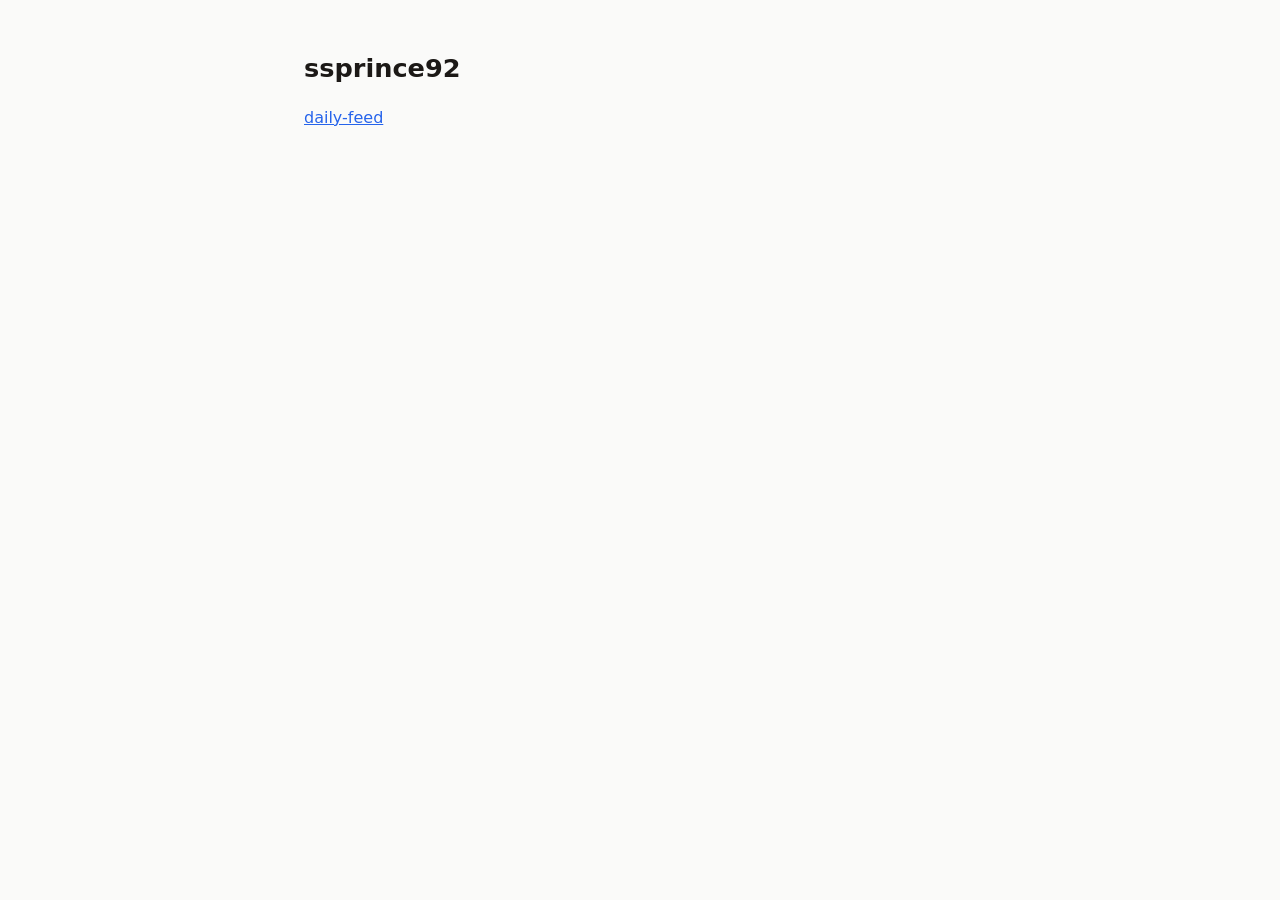
<file: index.html>
<!doctype html>
<html lang="en"><head><meta charset="utf-8"><meta name="viewport" content="width=device-width, initial-scale=1"><title>ssprince92</title>
<link rel="stylesheet" href="daily-feed/style.css"></head>
<body><h1>ssprince92</h1><p><a href="daily-feed/">daily-feed</a></p></body></html>
</file>
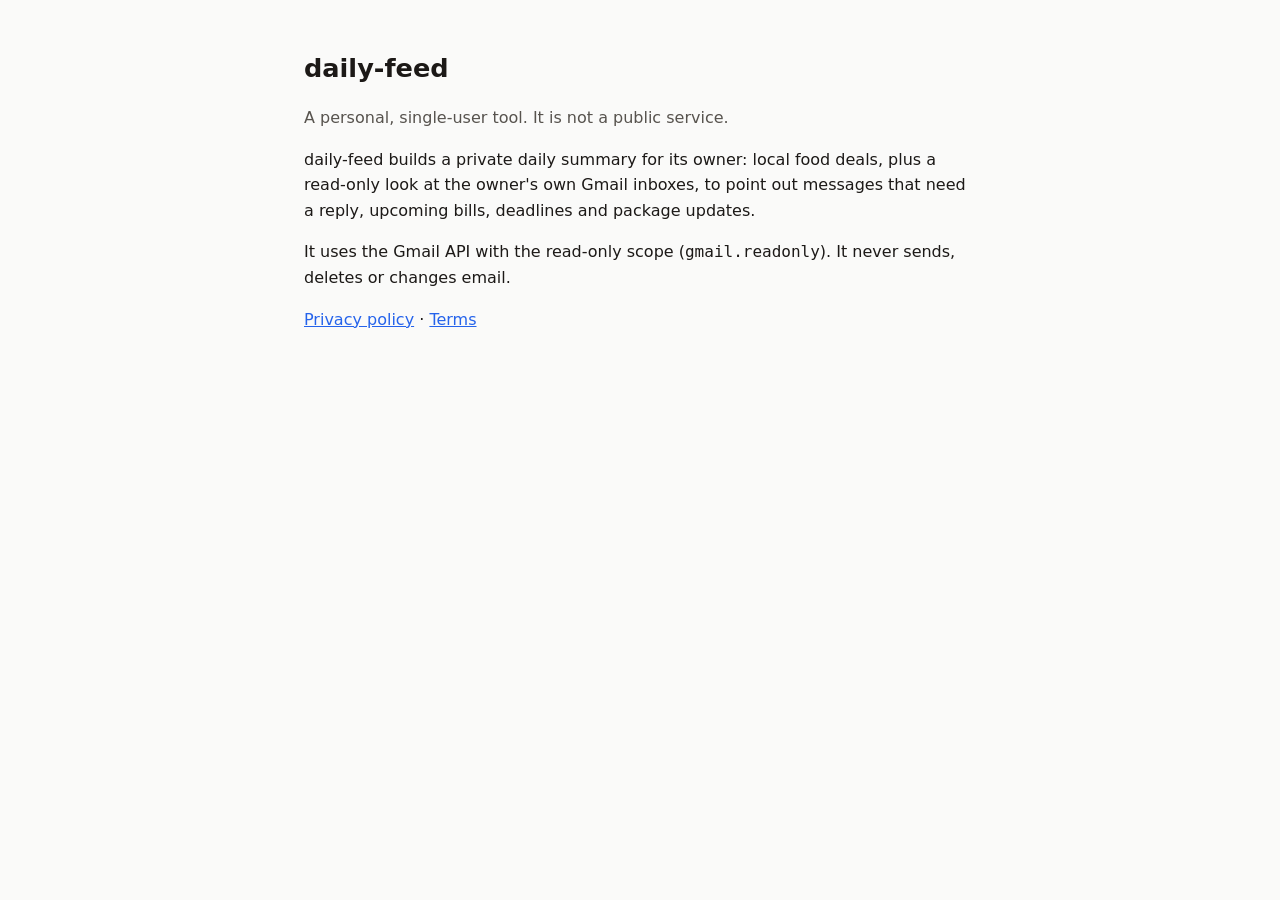
<file: daily-feed/index.html>
<!doctype html>
<html lang="en">
<head>
<meta charset="utf-8"><meta name="viewport" content="width=device-width, initial-scale=1">
<title>daily-feed</title>
<link rel="stylesheet" href="style.css">
</head>
<body>
<h1>daily-feed</h1>
<p class="sub">A personal, single-user tool. It is not a public service.</p>
<p>daily-feed builds a private daily summary for its owner: local food deals, plus a read-only look at the owner's own Gmail inboxes, to point out messages that need a reply, upcoming bills, deadlines and package updates.</p>
<p>It uses the Gmail API with the read-only scope (<code>gmail.readonly</code>). It never sends, deletes or changes email.</p>
<p><a href="privacy.html">Privacy policy</a> · <a href="terms.html">Terms</a></p>
</body>
</html>
</file>
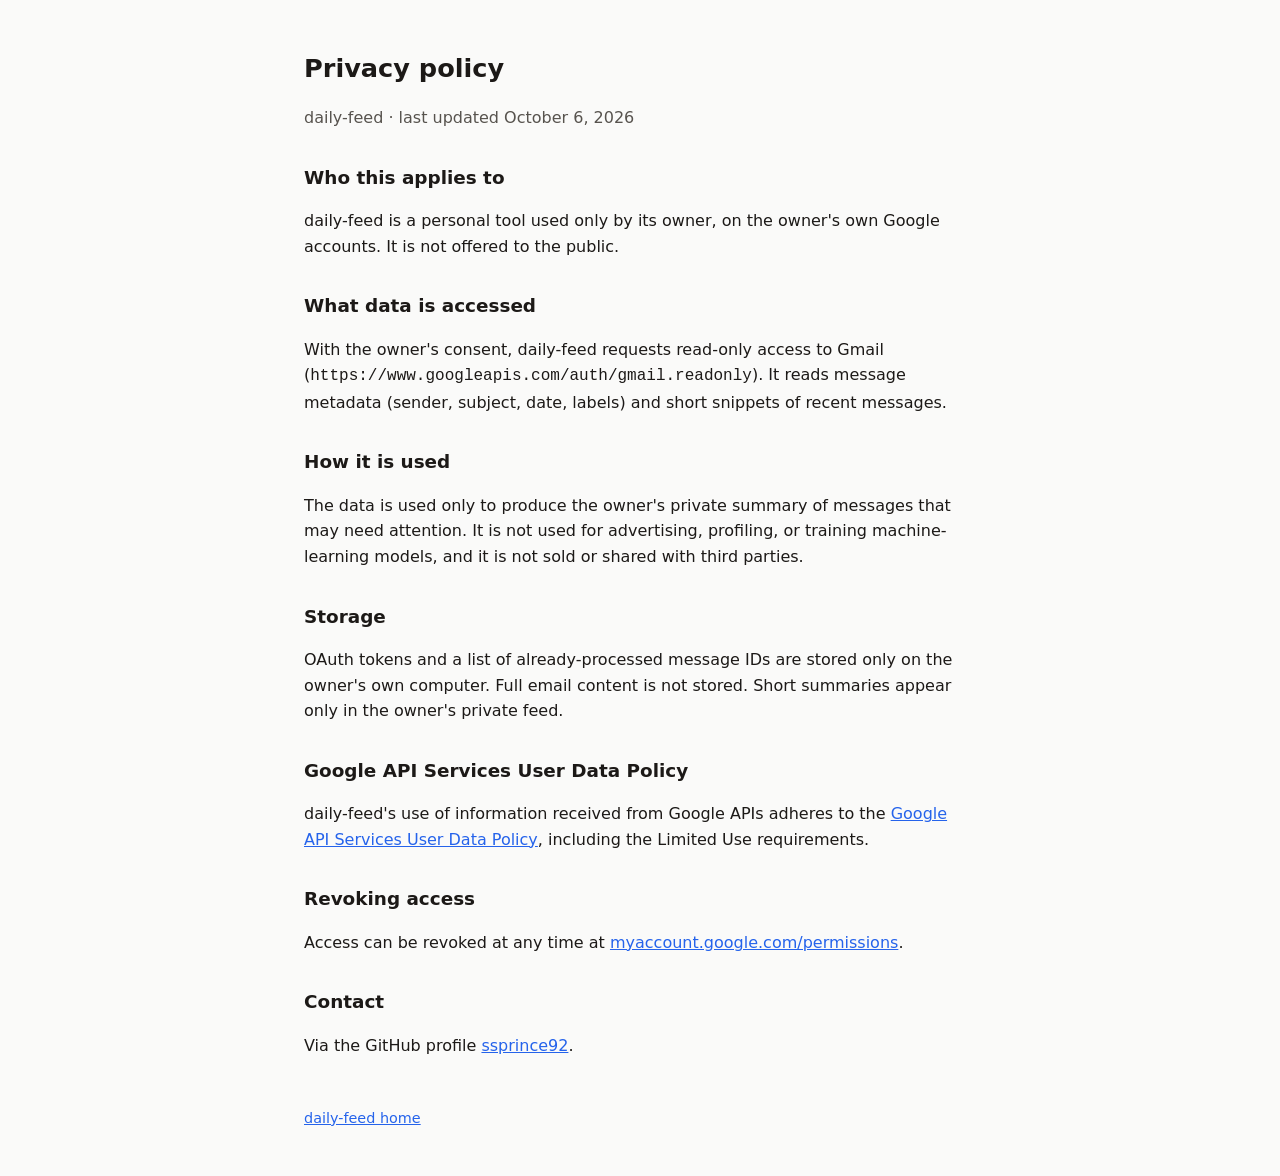
<file: daily-feed/privacy.html>
<!doctype html>
<html lang="en">
<head>
<meta charset="utf-8"><meta name="viewport" content="width=device-width, initial-scale=1">
<title>daily-feed privacy</title>
<link rel="stylesheet" href="style.css">
</head>
<body>
<h1>Privacy policy</h1>
<p class="sub">daily-feed · last updated October 6, 2026</p>

<h2>Who this applies to</h2>
<p>daily-feed is a personal tool used only by its owner, on the owner's own Google accounts. It is not offered to the public.</p>

<h2>What data is accessed</h2>
<p>With the owner's consent, daily-feed requests read-only access to Gmail (<code>https://www.googleapis.com/auth/gmail.readonly</code>). It reads message metadata (sender, subject, date, labels) and short snippets of recent messages.</p>

<h2>How it is used</h2>
<p>The data is used only to produce the owner's private summary of messages that may need attention. It is not used for advertising, profiling, or training machine-learning models, and it is not sold or shared with third parties.</p>

<h2>Storage</h2>
<p>OAuth tokens and a list of already-processed message IDs are stored only on the owner's own computer. Full email content is not stored. Short summaries appear only in the owner's private feed.</p>

<h2>Google API Services User Data Policy</h2>
<p>daily-feed's use of information received from Google APIs adheres to the <a href="https://developers.google.com/terms/api-services-user-data-policy">Google API Services User Data Policy</a>, including the Limited Use requirements.</p>

<h2>Revoking access</h2>
<p>Access can be revoked at any time at <a href="https://myaccount.google.com/permissions">myaccount.google.com/permissions</a>.</p>

<h2>Contact</h2>
<p>Via the GitHub profile <a href="https://github.com/ssprince92">ssprince92</a>.</p>
<footer><a href="index.html">daily-feed home</a></footer>
</body>
</html>
</file>
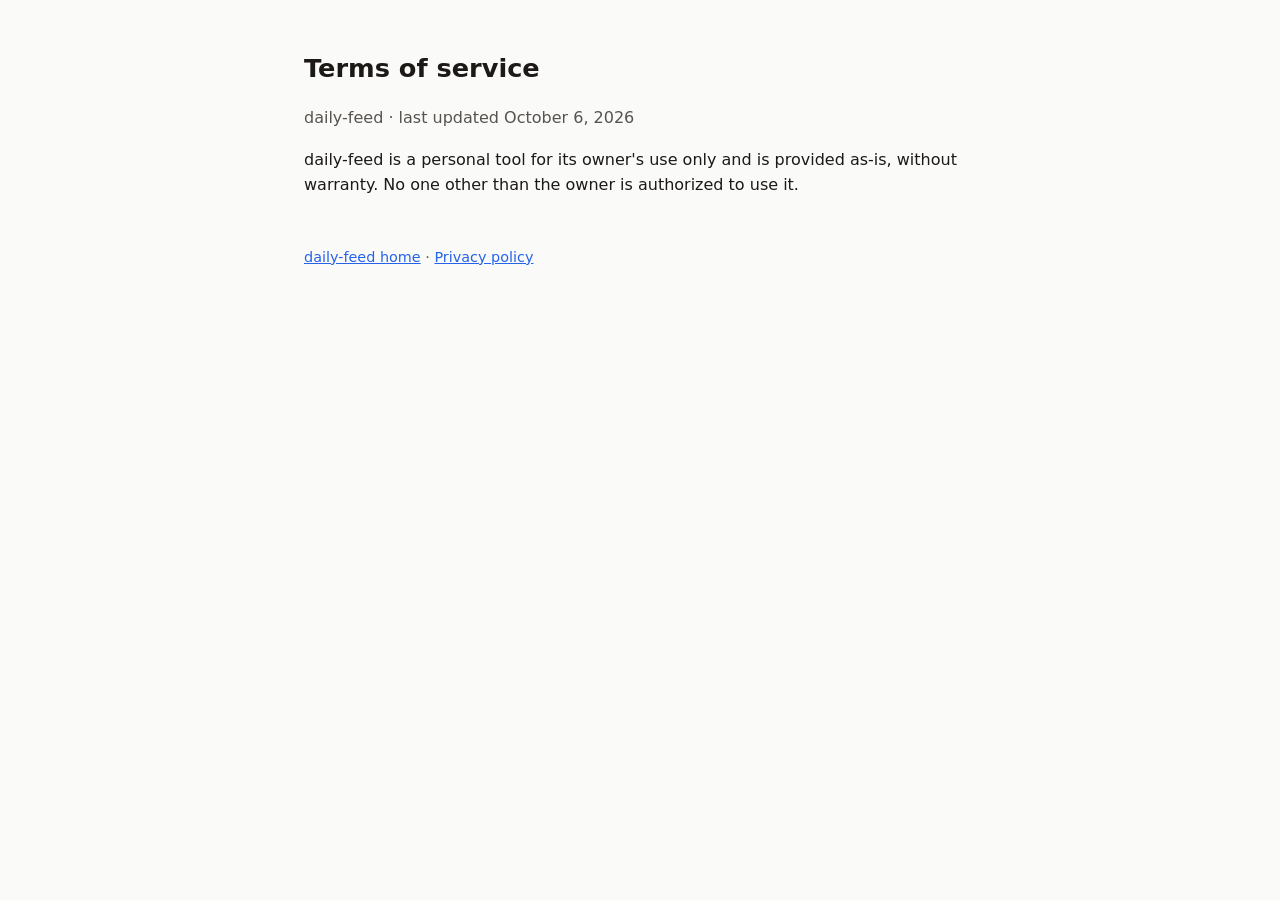
<file: daily-feed/terms.html>
<!doctype html>
<html lang="en">
<head>
<meta charset="utf-8"><meta name="viewport" content="width=device-width, initial-scale=1">
<title>daily-feed terms</title>
<link rel="stylesheet" href="style.css">
</head>
<body>
<h1>Terms of service</h1>
<p class="sub">daily-feed · last updated October 6, 2026</p>
<p>daily-feed is a personal tool for its owner's use only and is provided as-is, without warranty. No one other than the owner is authorized to use it.</p>
<footer><a href="index.html">daily-feed home</a> · <a href="privacy.html">Privacy policy</a></footer>
</body>
</html>
</file>
<file: daily-feed/style.css>
:root { --bg: #fafaf9; --fg: #1c1917; --muted: #57534e; --accent: #2563eb; }
@media (prefers-color-scheme: dark) { :root { --bg: #1c1917; --fg: #f5f5f4; --muted: #a8a29e; --accent: #60a5fa; } }
body { background: var(--bg); color: var(--fg); font: 16px/1.6 system-ui, sans-serif; max-width: 42rem; margin: 3rem auto; padding: 0 16px; }
h1 { font-size: 1.6rem; margin-bottom: .25rem; } h2 { font-size: 1.15rem; margin-top: 2rem; }
p.sub, footer { color: var(--muted); } a { color: var(--accent); } footer { margin-top: 3rem; font-size: .9rem; }
</file>
